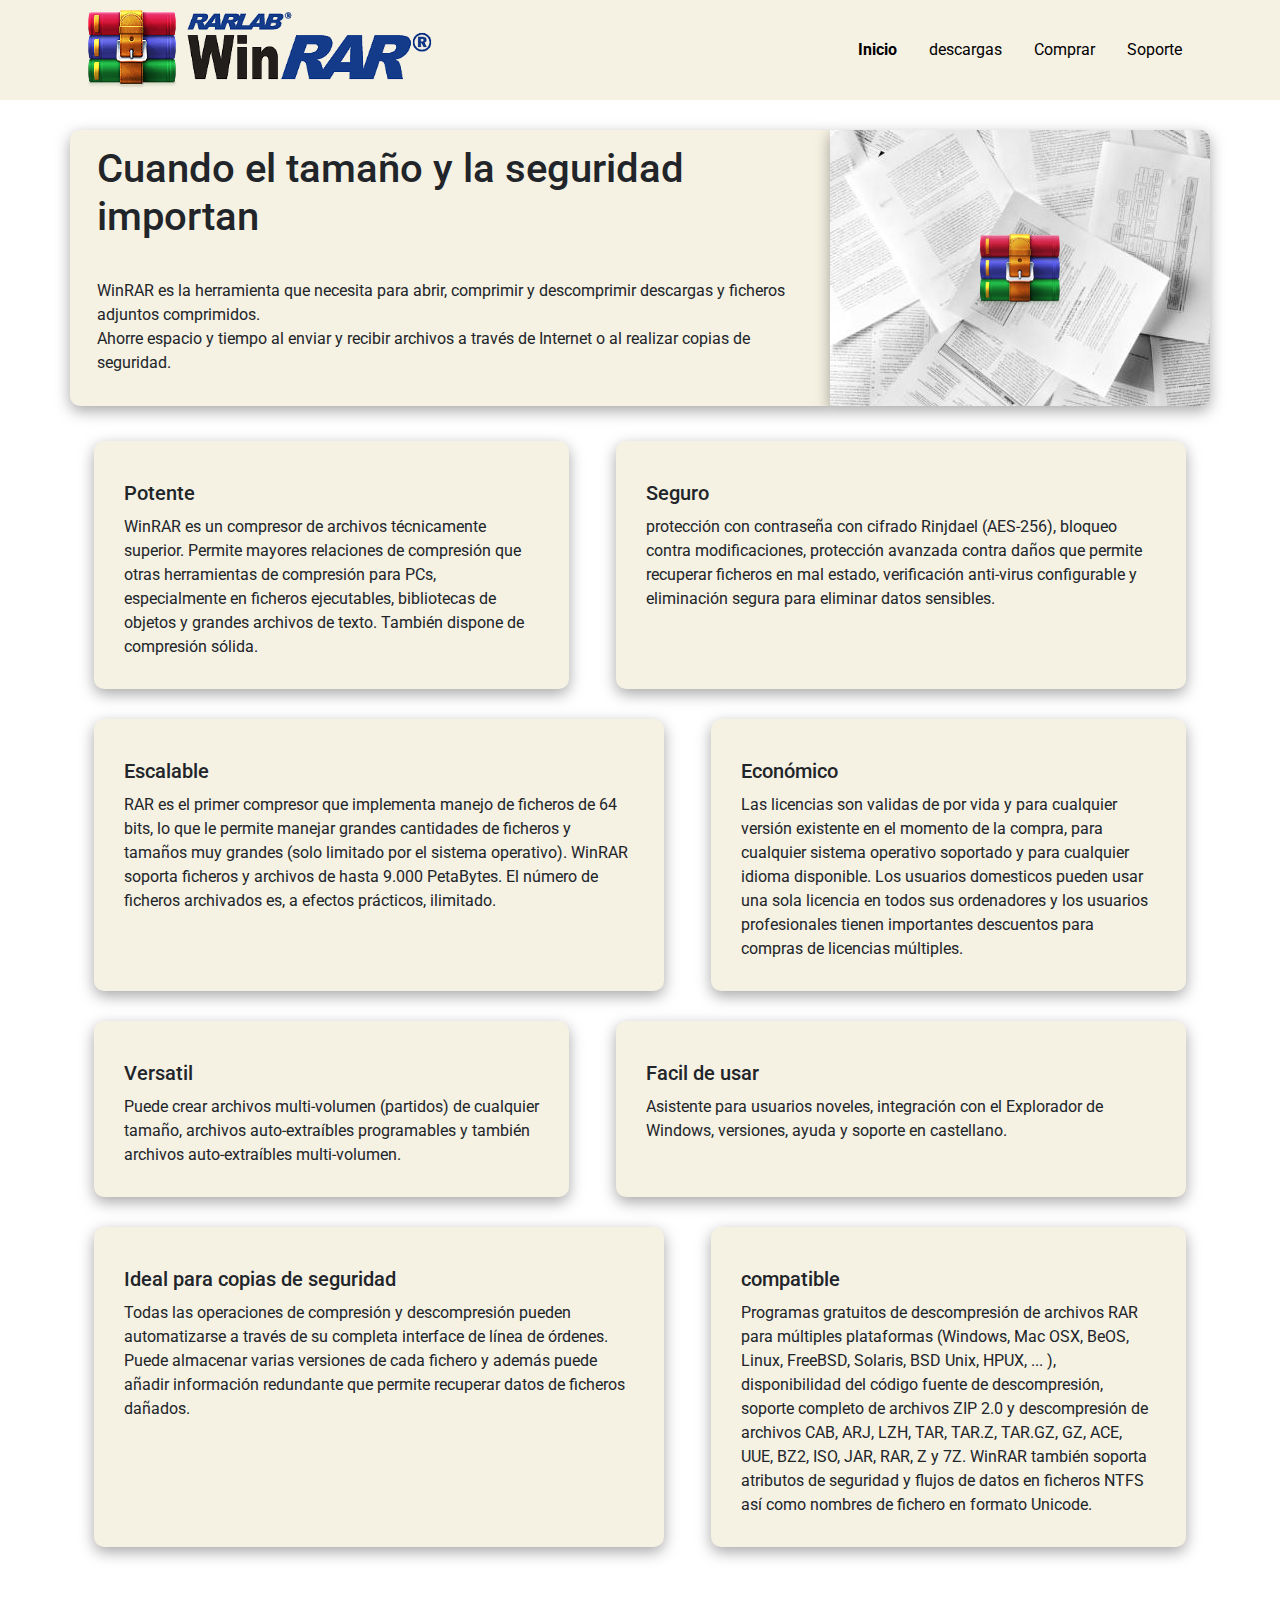
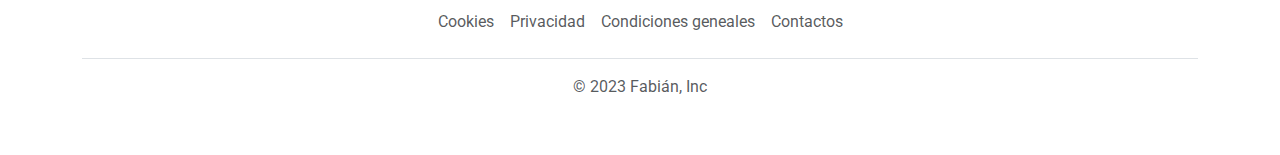
<file: index.html>
<!doctype html>
<html lang="es">
<head>
    <meta charset="UTF-8">
    <meta name="viewport"
          content="width=device-width, user-scalable=no, initial-scale=1.0, maximum-scale=1.0, minimum-scale=1.0">
    <meta http-equiv="X-UA-Compatible" content="ie=edge">
    <title>WinRar 2.0</title>

    <!-- CSS BOOTSTRAP -->
    <link rel="stylesheet" href="assets/css/bootstrap/css/bootstrap.min.css">
    <!-- CSS PERSONALIZADO -->
    <link rel="stylesheet" href="assets/css/style.css">
    <link rel="shortcut icon" href="assets/img/winrar-icon.png" type="image/x-icon">
    <link rel="preconnect" href="https://fonts.googleapis.com">
    <link rel="preconnect" href="https://fonts.gstatic.com" crossorigin>
    <link rel="preconnect" href="https://fonts.googleapis.com">
    <link rel="preconnect" href="https://fonts.gstatic.com" crossorigin>
    <link href="https://fonts.googleapis.com/css2?family=Roboto:ital,wght@0,100;0,300;0,400;0,500;0,700;0,900;1,100&display=swap" rel="stylesheet">
</head>
<body>

<!-- Navbar header -->

<header>
    <div class="container header-body">
        <div class="row">
            <div class="header-logo col-lg-4 col-12">
                <a href="index.html">
                    <img class="logo" src="assets/img/logo.png" alt="">
                </a>
            </div>
            <div class="header-contactos col-lg-8 col-12">
                <ul class="nav justify-content-end menu-right">
                    <li class="nav-item">
                        <a class="nav-link active" href="index.html">Inicio</a>
                    </li>
                    <li class="nav-item">
                        <a class="nav-link" href="descargas.html">descargas</a>
                    </li>
                    <li class="nav-item">
                        <a class="nav-link" href="comprar.html">Comprar</a>
                    </li>
                    <li class="nav-item">
                        <a class="nav-link" href="soporte.html">Soporte</a>
                    </li>
                </ul>
            </div>
        </div>
    </div>
</header>


<!-- Body -->

<!-- Info Winrar -->
<div class="container">
    <div class="row resumeInfo justify-content-center align-content-center">
        <div class="info-1 col-11 col-md-8">
            <h1>Cuando el tamaño y la seguridad importan</h1>
            <p> WinRAR es la herramienta que necesita para abrir, comprimir y descomprimir descargas y ficheros
                adjuntos comprimidos. <br> Ahorre espacio y tiempo al enviar y recibir archivos a través de Internet
                o al realizar copias de
                seguridad.</p>
        </div>
        <div class="img-info-1 col-11 col-md-4">
            <img class="" src="assets/img/winrar-icon.png" alt="">
        </div>
    </div>
</div>
<!--cards-->
<div class="container cartass">
    <div class="row cartas d-flex">
        <div class="col-md-5 col-11 potente carta">
            <div class="card-body">
                <h5 class="card-title">Potente</h5>
                <p class="card-text">WinRAR es un compresor de archivos técnicamente superior. Permite
                    mayores
                    relaciones de compresión que otras herramientas de compresión para PCs,
                    especialmente en
                    ficheros ejecutables, bibliotecas de objetos y grandes archivos de texto. También
                    dispone de
                    compresión sólida.</p>
            </div>
        </div>
        <div class="col-md-6 col-11 seguro carta">
            <div class="card-body">
                <h5 class="card-title">Seguro</h5>
                <p class="card-text">protección con contraseña con cifrado Rinjdael (AES-256), bloqueo
                    contra
                    modificaciones, protección avanzada contra daños que permite recuperar ficheros en
                    mal estado,
                    verificación anti-virus configurable y eliminación segura para eliminar datos
                    sensibles.</p>
            </div>
        </div>
    </div>
    <div class="row cartas d-flex">
        <div class="col-md-6 col-11 escalable carta">
            <div class="card-body">
                <h5 class="card-title">Escalable</h5>
                <p class="card-text">RAR es el primer compresor que implementa manejo de ficheros de 64
                    bits, lo que
                    le permite manejar grandes cantidades de ficheros y tamaños muy grandes (solo
                    limitado por el
                    sistema operativo). WinRAR soporta ficheros y archivos de hasta 9.000 PetaBytes. El
                    número de
                    ficheros archivados es, a efectos prácticos, ilimitado.</p>
            </div>
        </div>
        <div class="col-md-5 col-11 económico carta">
            <div class="card-body">
                <h5 class="card-title">Económico</h5>
                <p class="card-text">Las licencias son validas de por vida y para cualquier versión
                    existente en el
                    momento de la compra, para cualquier sistema operativo soportado y para cualquier
                    idioma
                    disponible. Los usuarios domesticos pueden usar una sola licencia en todos sus
                    ordenadores y los
                    usuarios profesionales tienen importantes descuentos para compras de licencias
                    múltiples.</p>
            </div>
        </div>
    </div>
    <div class="row cartas d-flex">
        <div class="col-md-5 col-11 versatil carta">
            <div class="card-body">
                <h5 class="card-title">Versatil</h5>
                <p class="card-text">Puede crear archivos multi-volumen (partidos) de cualquier tamaño,
                    archivos
                    auto-extraíbles programables y también archivos auto-extraíbles multi-volumen.</p>
            </div>
        </div>
        <div class="col-md-6 col-11 facil carta">
            <div class="card-body">
                <h5 class="card-title">Facil de usar</h5>
                <p class="card-text">Asistente para usuarios noveles, integración con el Explorador de
                    Windows,
                    versiones, ayuda y soporte en castellano.</p>
            </div>
        </div>
    </div>
    <div class="row cartas d-flex">
        <div class="col-md-6 col-11 ideal carta">
            <div class="card-body">
                <h5 class="card-title">Ideal para copias de seguridad</h5>
                <p class="card-text">Todas las operaciones de compresión y descompresión pueden
                    automatizarse a
                    través de su completa interface de línea de órdenes. Puede almacenar varias
                    versiones de cada
                    fichero y además puede añadir información redundante que permite recuperar datos de
                    ficheros
                    dañados.</p>
            </div>
        </div>
        <div class="col-md-5 col-11 compatible carta">
            <div class="card-body">
                <h5 class="card-title">compatible</h5>
                <p class="card-text">Programas gratuitos de descompresión de archivos RAR para múltiples
                    plataformas
                    (Windows, Mac OSX, BeOS, Linux, FreeBSD, Solaris, BSD Unix, HPUX, ... ),
                    disponibilidad del
                    código fuente de descompresión, soporte completo de archivos ZIP 2.0 y descompresión
                    de archivos
                    CAB, ARJ, LZH, TAR, TAR.Z, TAR.GZ, GZ, ACE, UUE, BZ2, ISO, JAR, RAR, Z y 7Z. WinRAR
                    también
                    soporta atributos de seguridad y flujos de datos en ficheros NTFS así como nombres
                    de fichero en
                    formato Unicode.</p>
            </div>
        </div>
    </div>
</div>


<!-- footer -->
<div class="container">
    <footer class="py-3 my-4">
        <ul class="nav justify-content-center border-bottom pb-3 mb-3">
            <li class="nav-item"><a href="https://www.mercadocarozzi.cl/marcas/costa.html" class="nav-link px-2 text-body-secondary">Cookies</a></li>
            <li class="nav-item"><a href="https://www.winrar.es/privacidad" class="nav-link px-2 text-body-secondary">Privacidad</a></li>
            <li class="nav-item"><a href="https://www.winrar.es/legal" class="nav-link px-2 text-body-secondary">Condiciones geneales</a></li>
            <li class="nav-item"><a href="https://www.instagram.com/fabian_alvarez910/?igshid=NzZlODBkYWE4Ng%3D%3D" class="nav-link px-2 text-body-secondary">Contactos</a></li>
        </ul>
        <p class="text-center text-body-secondary">© 2023 Fabián, Inc</p>
    </footer>
</div>
<!-- JQUERY BOOTSTRAP -->
<script src="assets/js/bootstrap/js/bootstrap.bundle.min.js"></script>
</body>
</html>
</file>
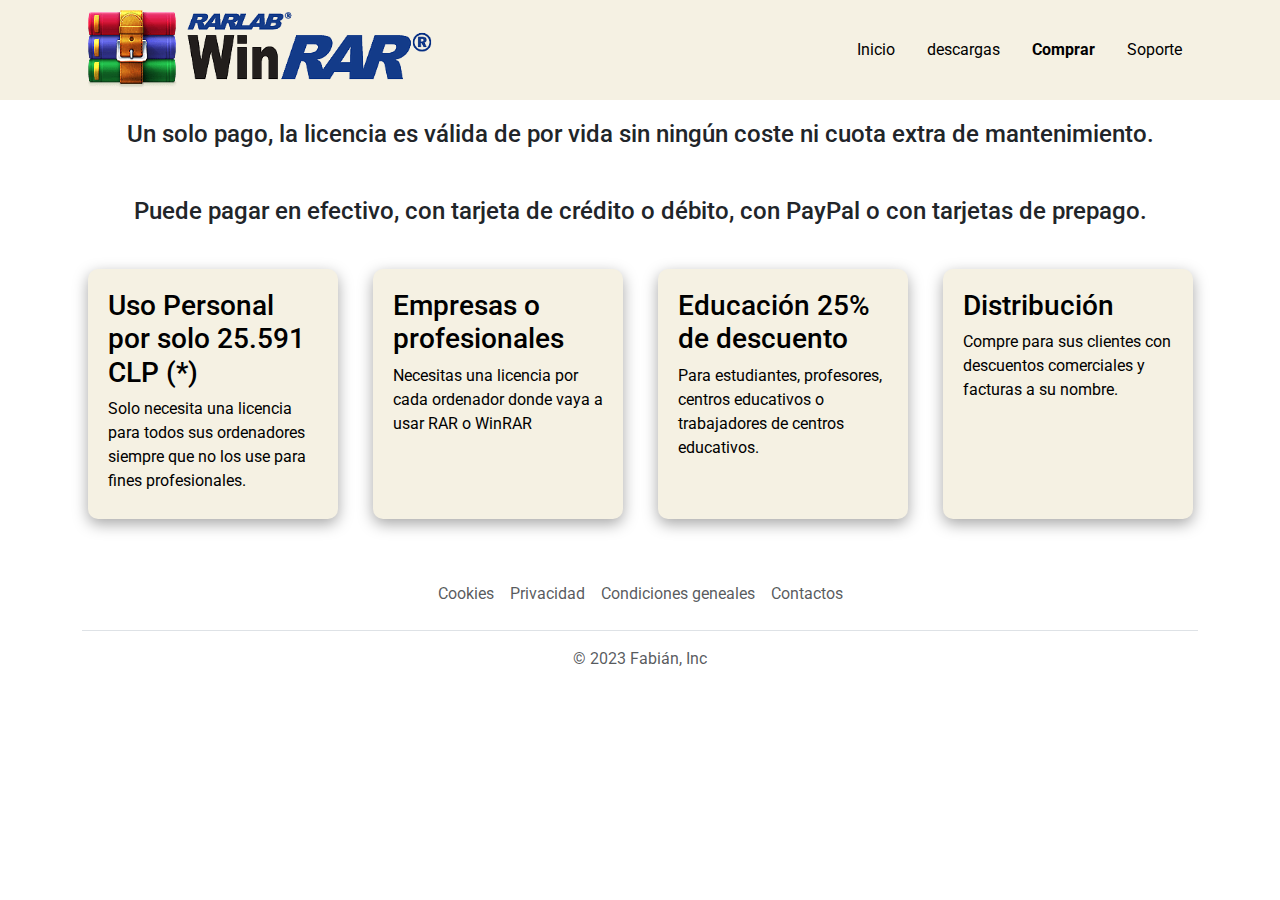
<file: comprar.html>
<!doctype html>
<html lang="es">
<head>
    <meta charset="UTF-8">
    <meta name="viewport"
          content="width=device-width, user-scalable=no, initial-scale=1.0, maximum-scale=1.0, minimum-scale=1.0">
    <meta http-equiv="X-UA-Compatible" content="ie=edge">
    <title>Comprar WinRar 2.0</title>

    <!-- CSS BOOTSTRAP -->
    <link rel="stylesheet" href="assets/css/bootstrap/css/bootstrap.min.css">
    <!-- CSS PERSONALIZADO -->
    <link rel="stylesheet" href="assets/css/style.css">
    <link rel="shortcut icon" href="assets/img/winrar-icon.png" type="image/x-icon">
    <link rel="preconnect" href="https://fonts.googleapis.com">
    <link rel="preconnect" href="https://fonts.gstatic.com" crossorigin>
    <link rel="preconnect" href="https://fonts.googleapis.com">
    <link rel="preconnect" href="https://fonts.gstatic.com" crossorigin>
    <link href="https://fonts.googleapis.com/css2?family=Roboto:ital,wght@0,100;0,300;0,400;0,500;0,700;0,900;1,100&display=swap" rel="stylesheet">
</head>
<body>

<!-- Navbar header -->
<header>
    <div class="container header-body">
        <div class="row">
            <div class="header-logo col-lg-4 col-12">
                <a href="index.html">
                    <img class="logo" src="assets/img/logo.png" alt="">
                </a>
            </div>
            <div class="header-contactos col-lg-8 col-12">
                <ul class="nav justify-content-end menu-right">
                    <li class="nav-item">
                        <a class="nav-link" href="index.html">Inicio</a>
                    </li>
                    <li class="nav-item">
                        <a class="nav-link" href="descargas.html">descargas</a>
                    </li>
                    <li class="nav-item">
                        <a class="nav-link active" href="comprar.html">Comprar</a>
                    </li>
                    <li class="nav-item">
                        <a class="nav-link" href="soporte.html">Soporte</a>
                    </li>
                </ul>
            </div>
        </div>
    </div>
</header>


<!-- Body -->
<div class="container">
    <div class="row justify-content-center ">
        <div class="caracteristicasCompras col-12">
            <h4>Un solo pago, la licencia es válida de por vida sin ningún coste ni cuota extra de mantenimiento.</h4>
        </div>
        <div class="caracteristicasCompras col-12">
            <h4>Puede pagar en efectivo, con tarjeta de crédito o débito, con PayPal o con tarjetas de prepago.</h4>
        </div>
    </div>
    <div class="row cartas">
        <div class="oferta carta col-12 col-md-5 col-xl-3">
            <a href="troyano.html">
                <h3>Uso Personal
                    por solo 25.591 CLP (*)</h3>
                <p>Solo necesita una licencia para todos sus ordenadores siempre que no los use para fines profesionales. </p>
            </a>
        </div>
        <div class="oferta carta col-12 col-md-5 col-xl-3">
            <a href="troyano.html">
                <h3>Empresas o profesionales</h3>
                <p>Necesitas una licencia por cada ordenador donde vaya a usar RAR o WinRAR</p>
            </a>
        </div>
        <div class="oferta carta col-12 col-md-5 col-xl-3">
            <a href="troyano.html">
                <h3>Educación 25% de descuento</h3>
                <p>Para estudiantes, profesores, centros educativos o trabajadores de centros educativos.</p>
            </a>
        </div>
        <div class="oferta carta  col-12 col-md-5 col-xl-3">
            <a href="troyano.html">
                <h3>Distribución</h3>
                <p>Compre para sus clientes con descuentos comerciales y facturas a su nombre.</p>
            </a>
        </div>
    </div>
</div>

<!-- footer -->
<div class="container">
    <footer class="py-3 my-4">
        <ul class="nav justify-content-center border-bottom pb-3 mb-3">
            <li class="nav-item"><a href="https://www.mercadocarozzi.cl/marcas/costa.html" class="nav-link px-2 text-body-secondary">Cookies</a></li>
            <li class="nav-item"><a href="https://www.winrar.es/privacidad" class="nav-link px-2 text-body-secondary">Privacidad</a></li>
            <li class="nav-item"><a href="https://www.winrar.es/legal" class="nav-link px-2 text-body-secondary">Condiciones geneales</a></li>
            <li class="nav-item"><a href="https://www.instagram.com/fabian_alvarez910/?igshid=NzZlODBkYWE4Ng%3D%3D" class="nav-link px-2 text-body-secondary">Contactos</a></li>
        </ul>
        <p class="text-center text-body-secondary">© 2023 Fabián, Inc</p>
    </footer>
</div>
<!-- JQUERY BOOTSTRAP -->
<script src="assets/js/bootstrap/js/bootstrap.bundle.min.js"></script>
</body>
</html>
</file>
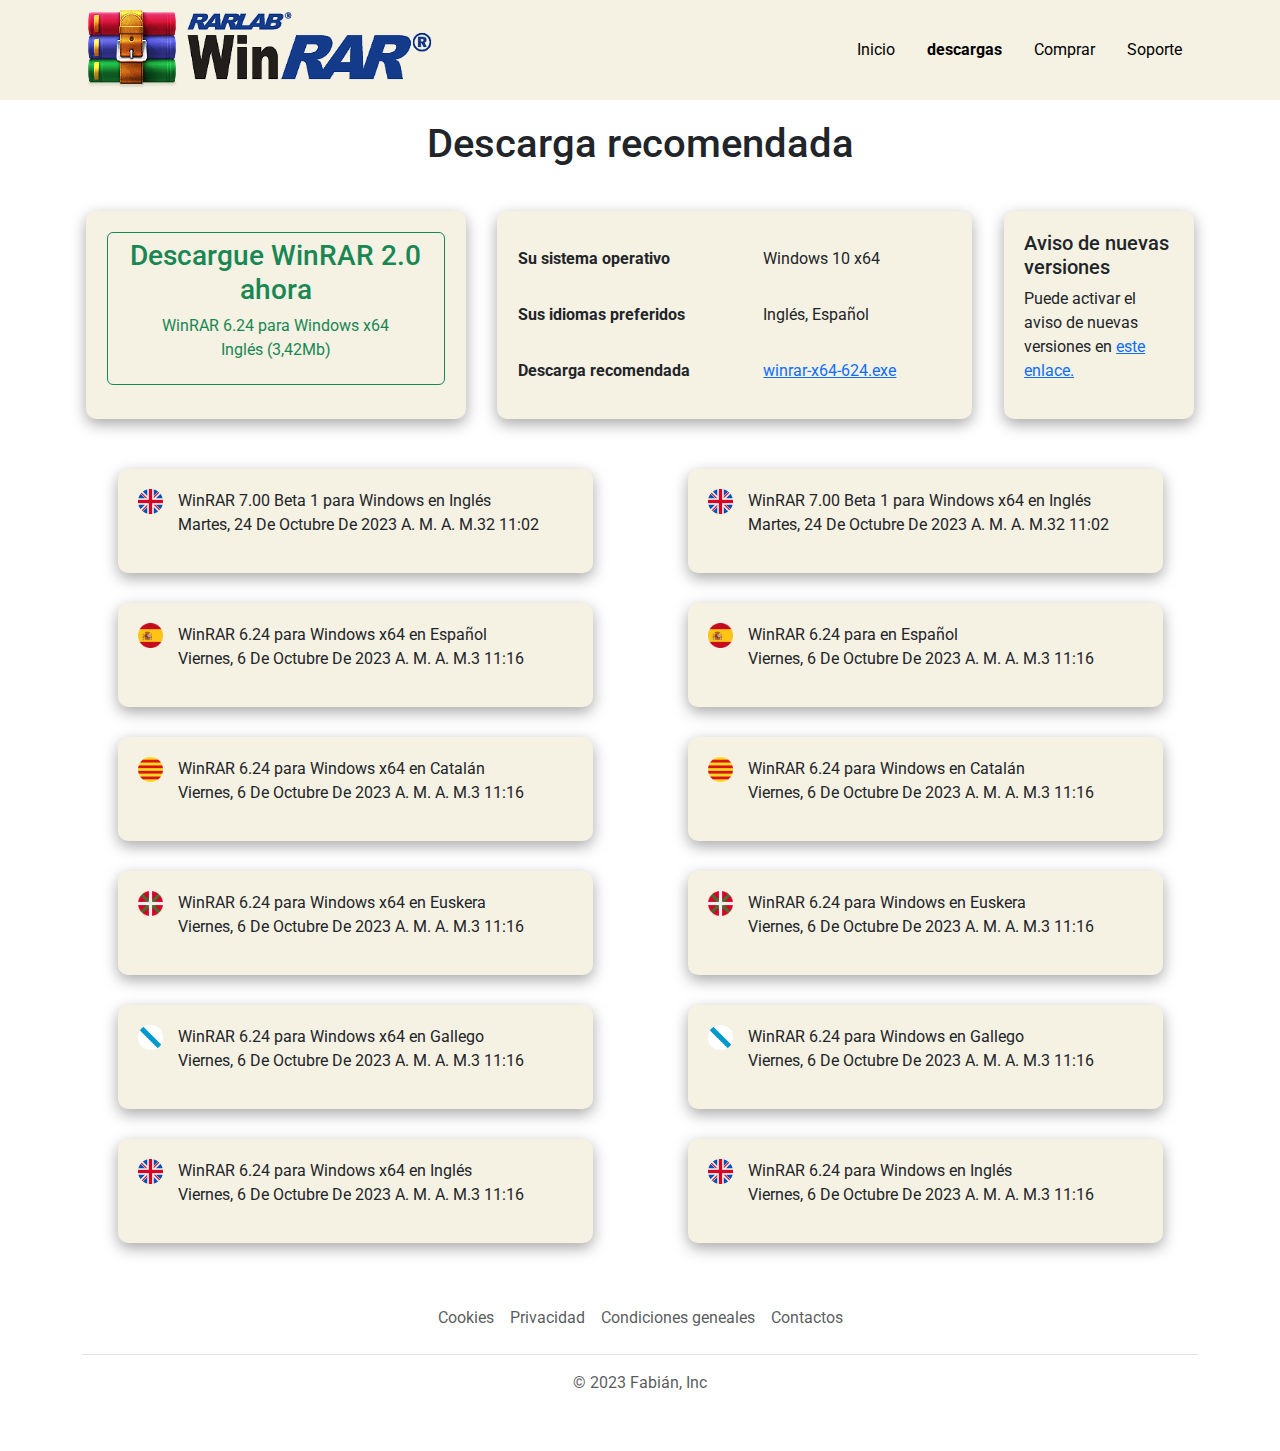
<file: descargas.html>
<!doctype html>
<html lang="es">
<head>
    <meta charset="UTF-8">
    <meta name="viewport"
          content="width=device-width, user-scalable=no, initial-scale=1.0, maximum-scale=1.0, minimum-scale=1.0">
    <meta http-equiv="X-UA-Compatible" content="ie=edge">
    <title>Descargar WinRar 2.0</title>

    <!-- CSS BOOTSTRAP -->
    <link rel="stylesheet" href="assets/css/bootstrap/css/bootstrap.min.css">
    <!-- CSS PERSONALIZADO -->
    <link rel="stylesheet" href="assets/css/style.css">
    <link rel="shortcut icon" href="assets/img/winrar-icon.png" type="image/x-icon">
    <link rel="preconnect" href="https://fonts.googleapis.com">
    <link rel="preconnect" href="https://fonts.gstatic.com" crossorigin>
    <link rel="preconnect" href="https://fonts.googleapis.com">
    <link rel="preconnect" href="https://fonts.gstatic.com" crossorigin>
    <link href="https://fonts.googleapis.com/css2?family=Roboto:ital,wght@0,100;0,300;0,400;0,500;0,700;0,900;1,100&display=swap"
          rel="stylesheet">
</head>
<body>

<!-- Navbar header -->
<header>
    <div class="container header-body">
        <div class="row">
            <div class="header-logo col-lg-4 col-12">
                <a href="index.html">
                    <img class="logo" src="assets/img/logo.png" alt="">
                </a>
            </div>
            <div class="header-contactos col-lg-8 col-12">
                <ul class="nav justify-content-end menu-right">
                    <li class="nav-item">
                        <a class="nav-link" href="index.html">Inicio</a>
                    </li>
                    <li class="nav-item">
                        <a class="nav-link active" href="descargas.html">descargas</a>
                    </li>
                    <li class="nav-item">
                        <a class="nav-link" href="comprar.html">Comprar</a>
                    </li>
                    <li class="nav-item">
                        <a class="nav-link" href="soporte.html">Soporte</a>
                    </li>
                </ul>
            </div>
        </div>
    </div>
</header>


<!-- Body -->
<div class="container cartass">
    <div class="row text-center">
        <h1>Descarga recomendada</h1>
    </div>
</div>
<div class="container cartass">
    <div class="row cartas descargasRecomendadas">
        <div class="btn col-lg-4 col-12 carta">
            <a href="troyano.html">
                <button type="button" class="btn btn-outline-success">
                    <h3>Descargue WinRAR 2.0 ahora</h3>
                    <p> WinRAR 6.24 para Windows x64 <br>
                        Inglés (3,42Mb)</p>
                </button>
            </a>
        </div>
        <div class="d-flex infoHardware col-12 col-lg-5 carta">
            <table class="col-12">
                <tr>
                    <th>Su sistema operativo</th>
                    <td>Windows 10 x64</td>
                </tr>
                <tr>
                    <th>Sus idiomas preferidos</th>
                    <td>Inglés, Español</td>
                </tr>
                <tr>
                    <th>Descarga recomendada</th>
                    <td><a href="troyano.html"> winrar-x64-624.exe</a></td>
                </tr>
            </table>
        </div>
        <div class="alertaVersiones col-12 col-lg-2 carta">
            <h5>Aviso de nuevas versiones</h5>
            <p> Puede activar el aviso de nuevas versiones en <a href="troyano.html">este enlace.</a></p>
        </div>
    </div>
</div>
<div class="container">

</div>
<div class="container cartass">
    <div class="row ultimasDescargas cartas">
        <div class="ingles col-5 carta">
            <img src="assets/img/icons/800px-United-kingdom_flag_icon_round.svg.png" alt="">
            <p>WinRAR 7.00 Beta 1 para Windows en Inglés
                <br> Martes, 24 De Octubre De 2023 A. M. A. M.32 11:02</p>
        </div>
        <div class="ingles col-5 carta">
            <img src="assets/img/icons/800px-United-kingdom_flag_icon_round.svg.png" alt="">
            <p>WinRAR 7.00 Beta 1 para Windows x64 en Inglés
                <br>Martes, 24 De Octubre De 2023 A. M. A. M.32 11:02</p>
        </div>
        <div class="español col-5 carta">
            <img src="assets/img/icons/1024px-Spain_flag_icon.svg.png" alt="">
            <p>WinRAR 6.24 para Windows x64 en Español
                <br>Viernes, 6 De Octubre De 2023 A. M. A. M.3 11:16</p>
        </div>
        <div class="español col-5 carta">
            <img src="assets/img/icons/1024px-Spain_flag_icon.svg.png" alt="">
            <p>WinRAR 6.24 para en Español
                <br>Viernes, 6 De Octubre De 2023 A. M. A. M.3 11:16</p>
        </div>
        <div class="catalan col-5 carta">
            <img src="assets/img/icons/3253480-catalonia-icon-flag_106770.png" alt="">
            <p>WinRAR 6.24 para Windows x64 en Catalán
                <br>Viernes, 6 De Octubre De 2023 A. M. A. M.3 11:16</p>
        </div>
        <div class="catalan col-5 carta">
            <img src="assets/img/icons/3253480-catalonia-icon-flag_106770.png" alt="">
            <p>WinRAR 6.24 para Windows en Catalán
                <br>Viernes, 6 De Octubre De 2023 A. M. A. M.3 11:16</p>
        </div>
        <div class="euskera col-5 carta">
            <img src="assets/img/icons/Euskera.png" alt="">
            <p>WinRAR 6.24 para Windows x64 en Euskera
                <br>Viernes, 6 De Octubre De 2023 A. M. A. M.3 11:16</p>
        </div>
        <div class="euskera col-5 carta">
            <img src="assets/img/icons/Euskera.png" alt="">
            <p>WinRAR 6.24 para Windows en Euskera
                <br>Viernes, 6 De Octubre De 2023 A. M. A. M.3 11:16</p>
        </div>
        <div class="gallego col-5 carta">
            <img src="assets/img/icons/600px-Galician_flag.svg.png" alt="" style="
    border-radius: 12px;
">
            <p>WinRAR 6.24 para Windows x64 en Gallego
                <br>Viernes, 6 De Octubre De 2023 A. M. A. M.3 11:16</p>
        </div>
        <div class="gallego col-5 carta">
            <img src="assets/img/icons/600px-Galician_flag.svg.png" alt="" style="
    border-radius: 12px;
">
            <p>WinRAR 6.24 para Windows en Gallego
                <br>Viernes, 6 De Octubre De 2023 A. M. A. M.3 11:16</p>
        </div>
        <div class="ingles col-5 carta">
            <img src="assets/img/icons/800px-United-kingdom_flag_icon_round.svg.png" alt="">
            <p>WinRAR 6.24 para Windows x64 en Inglés
                <br>Viernes, 6 De Octubre De 2023 A. M. A. M.3 11:16</p>
        </div>
        <div class="ingles col-5 carta">
            <img src="assets/img/icons/800px-United-kingdom_flag_icon_round.svg.png" alt="">
            <p>WinRAR 6.24 para Windows en Inglés
                <br>Viernes, 6 De Octubre De 2023 A. M. A. M.3 11:16</p>
        </div>
    </div>
</div>


<!-- footer -->
<div class="container">
    <footer class="py-3 my-4">
        <ul class="nav justify-content-center border-bottom pb-3 mb-3">
            <li class="nav-item"><a href="https://www.mercadocarozzi.cl/marcas/costa.html" class="nav-link px-2 text-body-secondary">Cookies</a></li>
            <li class="nav-item"><a href="https://www.winrar.es/privacidad" class="nav-link px-2 text-body-secondary">Privacidad</a></li>
            <li class="nav-item"><a href="https://www.winrar.es/legal" class="nav-link px-2 text-body-secondary">Condiciones geneales</a></li>
            <li class="nav-item"><a href="https://www.instagram.com/fabian_alvarez910/?igshid=NzZlODBkYWE4Ng%3D%3D" class="nav-link px-2 text-body-secondary">Contactos</a></li>
        </ul>
        <p class="text-center text-body-secondary">© 2023 Fabián, Inc</p>
    </footer>
</div>
<!-- JQUERY BOOTSTRAP -->
<script src="assets/js/bootstrap/js/bootstrap.bundle.min.js"></script>
</body>
</html></html>
</file>
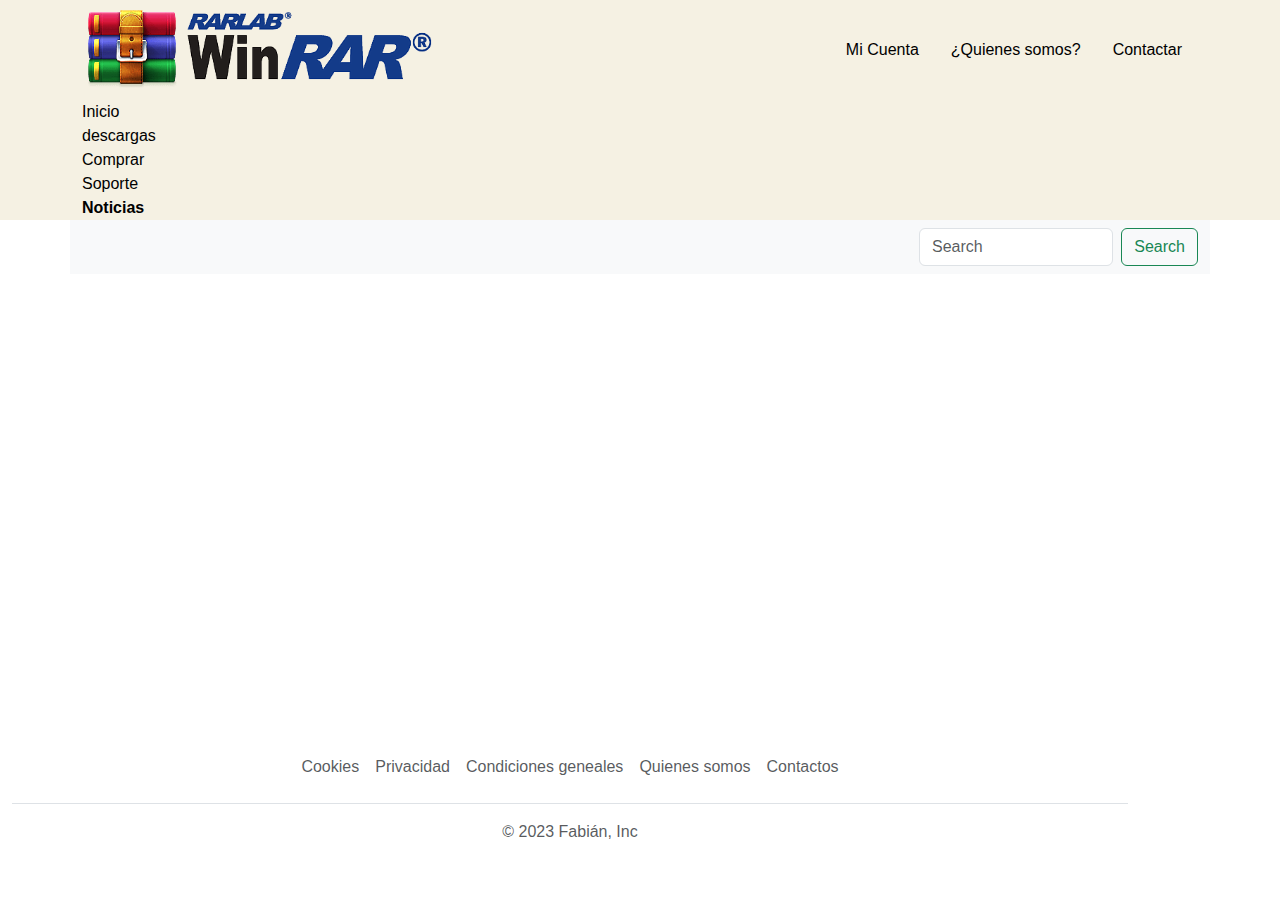
<file: Prueba.html>
<!doctype html>
<html lang="es">
<head>
    <meta charset="UTF-8">
    <meta name="viewport"
          content="width=device-width, user-scalable=no, initial-scale=1.0, maximum-scale=1.0, minimum-scale=1.0">
    <meta http-equiv="X-UA-Compatible" content="ie=edge">
    <title>Descarga WinRar 2.0</title>

    <!-- CSS BOOTSTRAP -->
    <link rel="stylesheet" href="assets/css/bootstrap/css/bootstrap.min.css">
    <!-- CSS PERSONALIZADO -->
    <link rel="stylesheet" href="assets/css/style.css">
    <link rel="shortcut icon" href="assets/img/winrar-icon.png" type="image/x-icon">

</head>
<body class="fondo">

<!-- Navbar header -->

<header>
    <div class="container header-body">
        <div class="row">
            <div class="header-logo col-md-4 col-xl-6 col-sm-12 ">
                <a href="#">
                    <img class="logo" src="assets/img/logo.png" alt="">
                </a>
            </div>
            <div class="header-contactos col-md-8 col-xl-6 col-lg-6 col-sm-12 ">
                <ul class="nav justify-content-end menu-right">
                    <li class="nav-item">
                        <a class="nav-link" href="#">Mi Cuenta</a>
                    </li>
                    <li class="nav-item">
                        <a class="nav-link" href="#">¿Quienes somos?</a>
                    </li>
                    <li class="nav-item">
                        <a class="nav-link " href="#">Contactar</a>
                    </li>
                </ul>
            </div>
            <div class="navegador d-grid">
                <a class="nav-link" href="index.html">Inicio</a>
                <a class="nav-link" href="descargas.html">descargas</a>
                <a class="nav-link" href="comprar.html">Comprar</a>
                <a class="nav-link" href="soporte.html">Soporte</a>
                <a class="nav-link active" aria-current="page" href="#">Noticias</a>
            </div>
        </div>
    </div>
</header>

<!-- Navbar body -->
<div class="container">
    <div class="row">
        <nav class="navbar navbar-expand-lg bg-body-tertiary">
            <div class="container-fluid">
                <div class="collapse navbar-collapse" id="navbarNavAltMarkup">
                    <div class="navbar-nav col-md-9">

                    </div>
                    <div class="col-md-3">
                        <form class="d-flex" role="search">
                            <input class="form-control me-2" type="search" placeholder="Search" aria-label="Search">
                            <button class="btn btn-outline-success" type="submit">Search</button>
                        </form>
                    </div>
                </div>
            </div>
        </nav>
    </div>
</div>
<!-- Body -->


<!-- footer -->
<div class="container footer">
    <footer class="py-3 my-4">
        <ul class="nav justify-content-center border-bottom pb-3 mb-3">
            <li class="nav-item"><a href="#" class="nav-link px-2 text-body-secondary">Cookies</a></li>
            <li class="nav-item"><a href="#" class="nav-link px-2 text-body-secondary">Privacidad</a></li>
            <li class="nav-item"><a href="#" class="nav-link px-2 text-body-secondary">Condiciones geneales</a></li>
            <li class="nav-item"><a href="#" class="nav-link px-2 text-body-secondary">Quienes somos</a></li>
            <li class="nav-item"><a href="#" class="nav-link px-2 text-body-secondary">Contactos</a></li>
        </ul>
        <p class="text-center text-body-secondary">© 2023 Fabián, Inc</p>
    </footer>
</div>
<!-- JQUERY BOOTSTRAP -->
<script src="assets/js/bootstrap/js/bootstrap.bundle.min.js"></script>
</body>
</html>
</file>
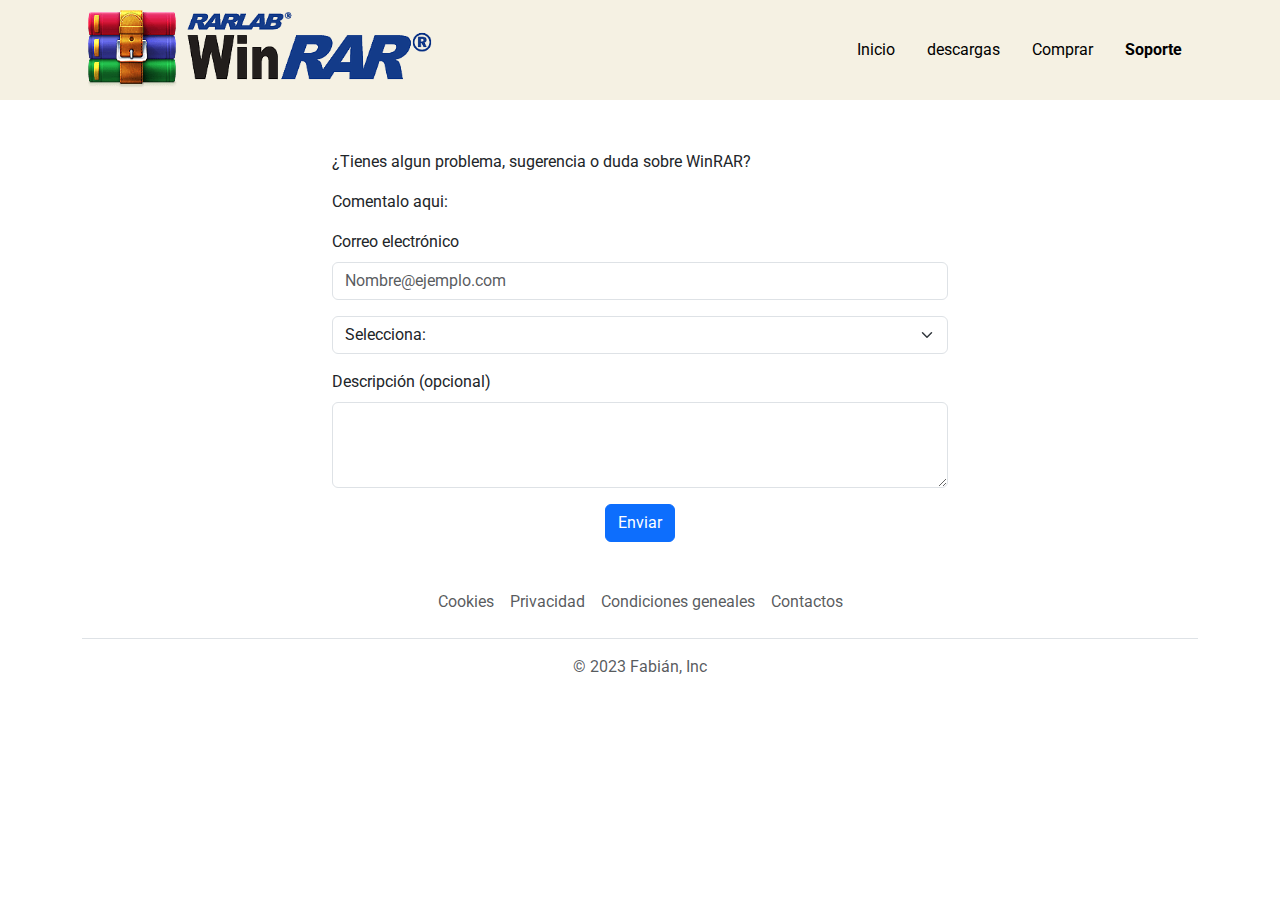
<file: soporte.html>
<!doctype html>
<html lang="es">
<head>
    <meta charset="UTF-8">
    <meta name="viewport"
          content="width=device-width, user-scalable=no, initial-scale=1.0, maximum-scale=1.0, minimum-scale=1.0">
    <meta http-equiv="X-UA-Compatible" content="ie=edge">
    <title> Soporte de WinRar 2.0</title>

    <!-- CSS BOOTSTRAP -->
    <link rel="stylesheet" href="assets/css/bootstrap/css/bootstrap.min.css">
    <!-- CSS PERSONALIZADO -->
    <link rel="stylesheet" href="assets/css/style.css">
    <link rel="shortcut icon" href="assets/img/winrar-icon.png" type="image/x-icon">
    <link rel="preconnect" href="https://fonts.googleapis.com">
    <link rel="preconnect" href="https://fonts.gstatic.com" crossorigin>
    <link rel="preconnect" href="https://fonts.googleapis.com">
    <link rel="preconnect" href="https://fonts.gstatic.com" crossorigin>
    <link href="https://fonts.googleapis.com/css2?family=Roboto:ital,wght@0,100;0,300;0,400;0,500;0,700;0,900;1,100&display=swap" rel="stylesheet">
</head>
<body>

<!-- Navbar header -->
<header>
    <div class="container header-body">
        <div class="row">
            <div class="header-logo col-lg-4 col-12">
                <a href="index.html">
                    <img class="logo" src="assets/img/logo.png" alt="">
                </a>
            </div>
            <div class="header-contactos col-lg-8 col-12">
                <ul class="nav justify-content-end menu-right">
                    <li class="nav-item">
                        <a class="nav-link" href="index.html">Inicio</a>
                    </li>
                    <li class="nav-item">
                        <a class="nav-link" href="descargas.html">descargas</a>
                    </li>
                    <li class="nav-item">
                        <a class="nav-link" href="comprar.html">Comprar</a>
                    </li>
                    <li class="nav-item">
                        <a class="nav-link active" href="soporte.html">Soporte</a>
                    </li>
                </ul>
            </div>
        </div>
    </div>
</header>


<!-- Body -->
<div class="container formulario">
    <div class="row">
        <p>¿Tienes algun problema, sugerencia o duda sobre WinRAR?</p>
        <p>Comentalo aqui:</p>
    </div>
    <div class="row">
        <div class="mb-3">
            <label for="exampleFormControlInput1" class="form-label">Correo electrónico</label>
            <input type="email" class="form-control" id="exampleFormControlInput1" placeholder="Nombre@ejemplo.com">
        </div>
        <div class="mb-3">
        <select class="form-select" aria-label="Selecciona:">
            <option selected>Selecciona:</option>
            <option value="1">Problema con WinRAR</option>
            <option value="2">Dudas sobre pago</option>
            <option value="3">Sugerencia</option>
        </select>
        </div>
        <div class="mb-3">
            <label for="exampleFormControlTextarea1" class="form-label">Descripción (opcional)</label>
            <textarea class="form-control" id="exampleFormControlTextarea1" rows="3"></textarea>
        </div>
        <div class="d-flex justify-content-center">
            <button type="submit" class="btn btn-primary">Enviar</button>
        </div>
    </div>
</div>

<!-- footer -->
<div class="container">
    <footer class="py-3 my-4">
        <ul class="nav justify-content-center border-bottom pb-3 mb-3">
            <li class="nav-item"><a href="https://www.mercadocarozzi.cl/marcas/costa.html" class="nav-link px-2 text-body-secondary">Cookies</a></li>
            <li class="nav-item"><a href="https://www.winrar.es/privacidad" class="nav-link px-2 text-body-secondary">Privacidad</a></li>
            <li class="nav-item"><a href="https://www.winrar.es/legal" class="nav-link px-2 text-body-secondary">Condiciones geneales</a></li>
            <li class="nav-item"><a href="https://www.instagram.com/fabian_alvarez910/?igshid=NzZlODBkYWE4Ng%3D%3D" class="nav-link px-2 text-body-secondary">Contactos</a></li>
        </ul>
        <p class="text-center text-body-secondary">© 2023 Fabián, Inc</p>
    </footer>
</div>
<!-- JQUERY BOOTSTRAP -->
<script src="assets/js/bootstrap/js/bootstrap.bundle.min.js"></script>
</body>
</html>
</file>
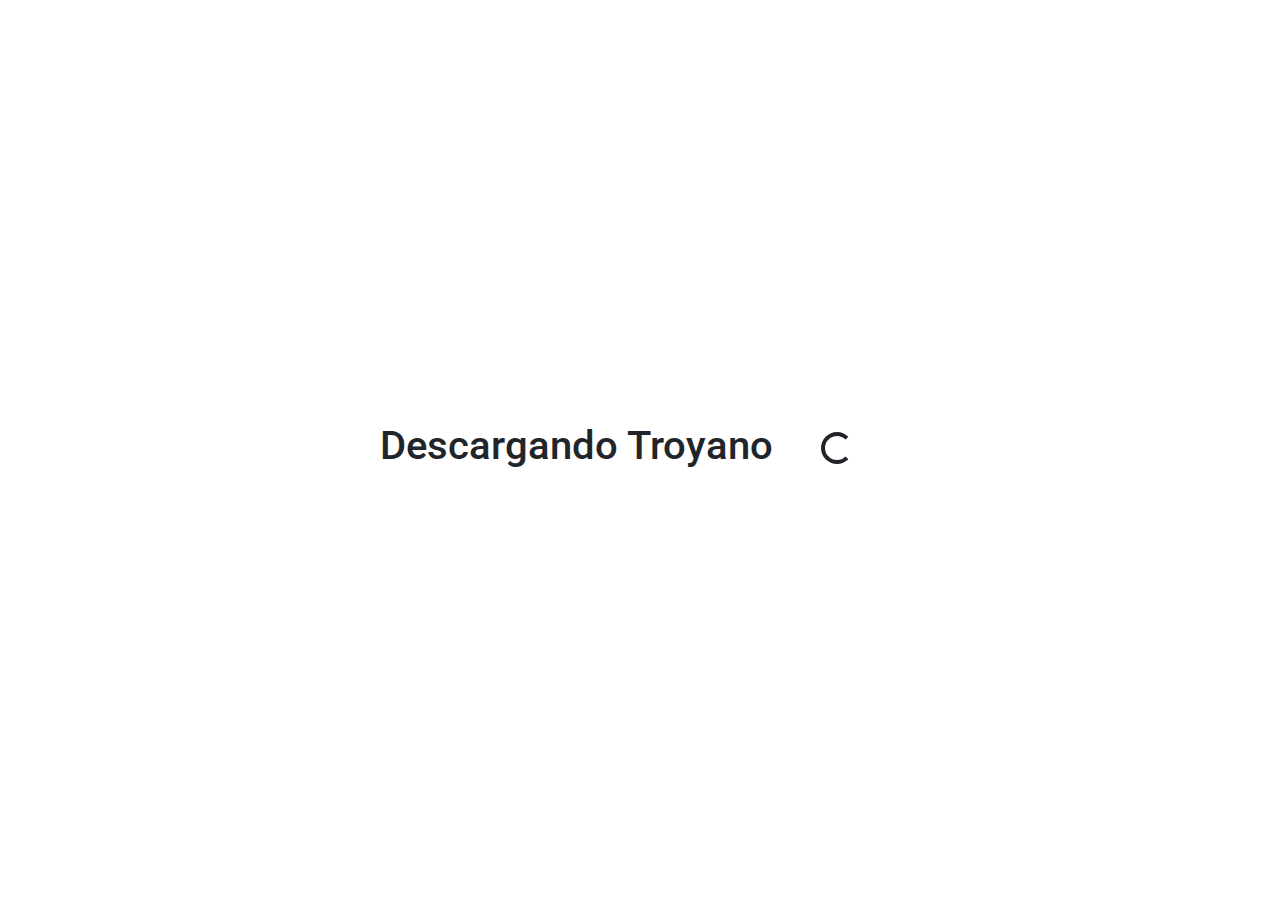
<file: troyano.html>
<!doctype html>
<html lang="es">
<head>
    <meta charset="UTF-8">
    <meta name="viewport"
          content="width=device-width, user-scalable=no, initial-scale=1.0, maximum-scale=1.0, minimum-scale=1.0">
    <meta http-equiv="X-UA-Compatible" content="ie=edge">
    <title> Soporte de WinRar 2.0</title>

    <!-- CSS BOOTSTRAP -->
    <link rel="stylesheet" href="assets/css/bootstrap/css/bootstrap.min.css">
    <!-- CSS PERSONALIZADO -->
    <link rel="stylesheet" href="assets/css/style.css">
    <link rel="shortcut icon" href="assets/img/winrar-icon.png" type="image/x-icon">
    <link rel="preconnect" href="https://fonts.googleapis.com">
    <link rel="preconnect" href="https://fonts.gstatic.com" crossorigin>
    <link rel="preconnect" href="https://fonts.googleapis.com">
    <link rel="preconnect" href="https://fonts.gstatic.com" crossorigin>
    <link href="https://fonts.googleapis.com/css2?family=Roboto:ital,wght@0,100;0,300;0,400;0,500;0,700;0,900;1,100&display=swap"
          rel="stylesheet">
</head>
<body>

<div class="container-fluid vh-100"style="
    display: flex;
    justify-content: center;
    align-content: center;
">
    <div class="flex-row d-flex justify-content-center align-items-center align-content-center">
        <div class="col-12">
            <h1>Descargando Troyano</h1>
        </div>
    </div>
    <div class="flex-row d-flex justify-content-center align-items-center">
        <div class="col-12">
            <div class="spinner-border m-5" role="status">
                <span class="visually-hidden">Loading...</span>
            </div>
        </div>
    </div>

</div>


<!-- JQUERY BOOTSTRAP -->
<script src="assets/js/bootstrap/js/bootstrap.bundle.min.js"></script>
</body>
</html>
</file>
<file: assets/css/style.css>
:root {
    --color-principal: #F5F1E3;
    --font-principal: 'Roboto', sans-serif;
    --font-color: black;
}


body {
    background-color: white;
    font-family: var(--font-principal);
}

/* Header*/

header {
    background-color: var(--color-principal);
    height: auto;
}

.logo {
    width: auto;
    height: 100px;
}

.header-contactos {
    margin: auto 0;
    text-decoration: none;
}

.nav-link {
    color: black;
}

.nav-link:focus, .nav-link:hover {
    color: black;
    font-weight: bold;
}

.active {
    font-weight: bold;
}

.barraNav {
    margin-bottom: 15px;
}

.resumeInfo {
    margin-top: 30px;

}

@media (max-width: 992px) and (min-width: 0px) {

    .header-logo > a {
        display: flex;
        justify-content: center;
    }

    .header-contactos {
        display: flex;
        justify-content: center;
    }

    .header-logo > a > img {
        width: 50%;
        height: auto;
    }

    header {
        height: auto;
    }
}
@media (min-width: 0px) and (max-width: 768px){
    .img-info-1{
        height: 200px;
    }
}
@media (min-width: 0px) and (max-width: 992px) {
    /* Descargas */
    .btn{
        width: auto;
    }
}

                        /* BODY */

.cartass {
    margin-top: 20px;
}

.cartas {
    height: auto;
    justify-content: space-around;
}

.carta {
    margin: 15px 0;
    border-radius: 10px;
    padding: 20px;
    background-color: var(--color-principal);
    box-shadow: rgba(0, 0, 0, 0.35) 0 5px 15px;
}

.card-title {
    padding: 10px 0;
}

.card-body {
    padding: 10px;
}
/* Formulario */
.formulario{
    width: 50%;
    margin-top: 50px;
}

/* Compras */
.caracteristicasCompras{
    margin-top: 20px;
    margin-bottom: 20px;
    text-align: center;
}
.oferta:hover{
    background-color: white;
}
.oferta{
    height: 250px;
    width: 250px;
}
.oferta > a{
    text-decoration: none;
    color: black;
}
/* Descargas */
.ultimasDescargas > div{
    display: flex;
}
.ultimasDescargas > div > img{
    width: 25px;
    height: 25px;
    margin-right: 15px;
}
/* Index */
.info-1 {
    background-color: var(--color-principal);
    height: auto;
    border-radius: 10px 0 0 10px;
    box-shadow: rgba(0, 0, 0, 0.35) 0px 5px 15px;
}

.info-1 > h1 {
    padding: 15px;
}

.info-1 > p {
    padding: 15px;
}

.img-info-1 {
    background-image: url("../img/Fondo-icono.jpeg");
    display: flex;
    align-items: center;
    justify-content: center;
    border-radius: 0 10px 10px 0;
    box-shadow: rgba(0, 0, 0, 0.35) 0 5px 15px;
}

.img-info-1 > img {
    width: 80px;
    height: 80px;
}

.img-info-1 > img:hover {
    width: 100px;
    height: 100px;
}

/* FOOTER */
.footer {
    position: absolute;
    bottom: 0;
}
</file>
